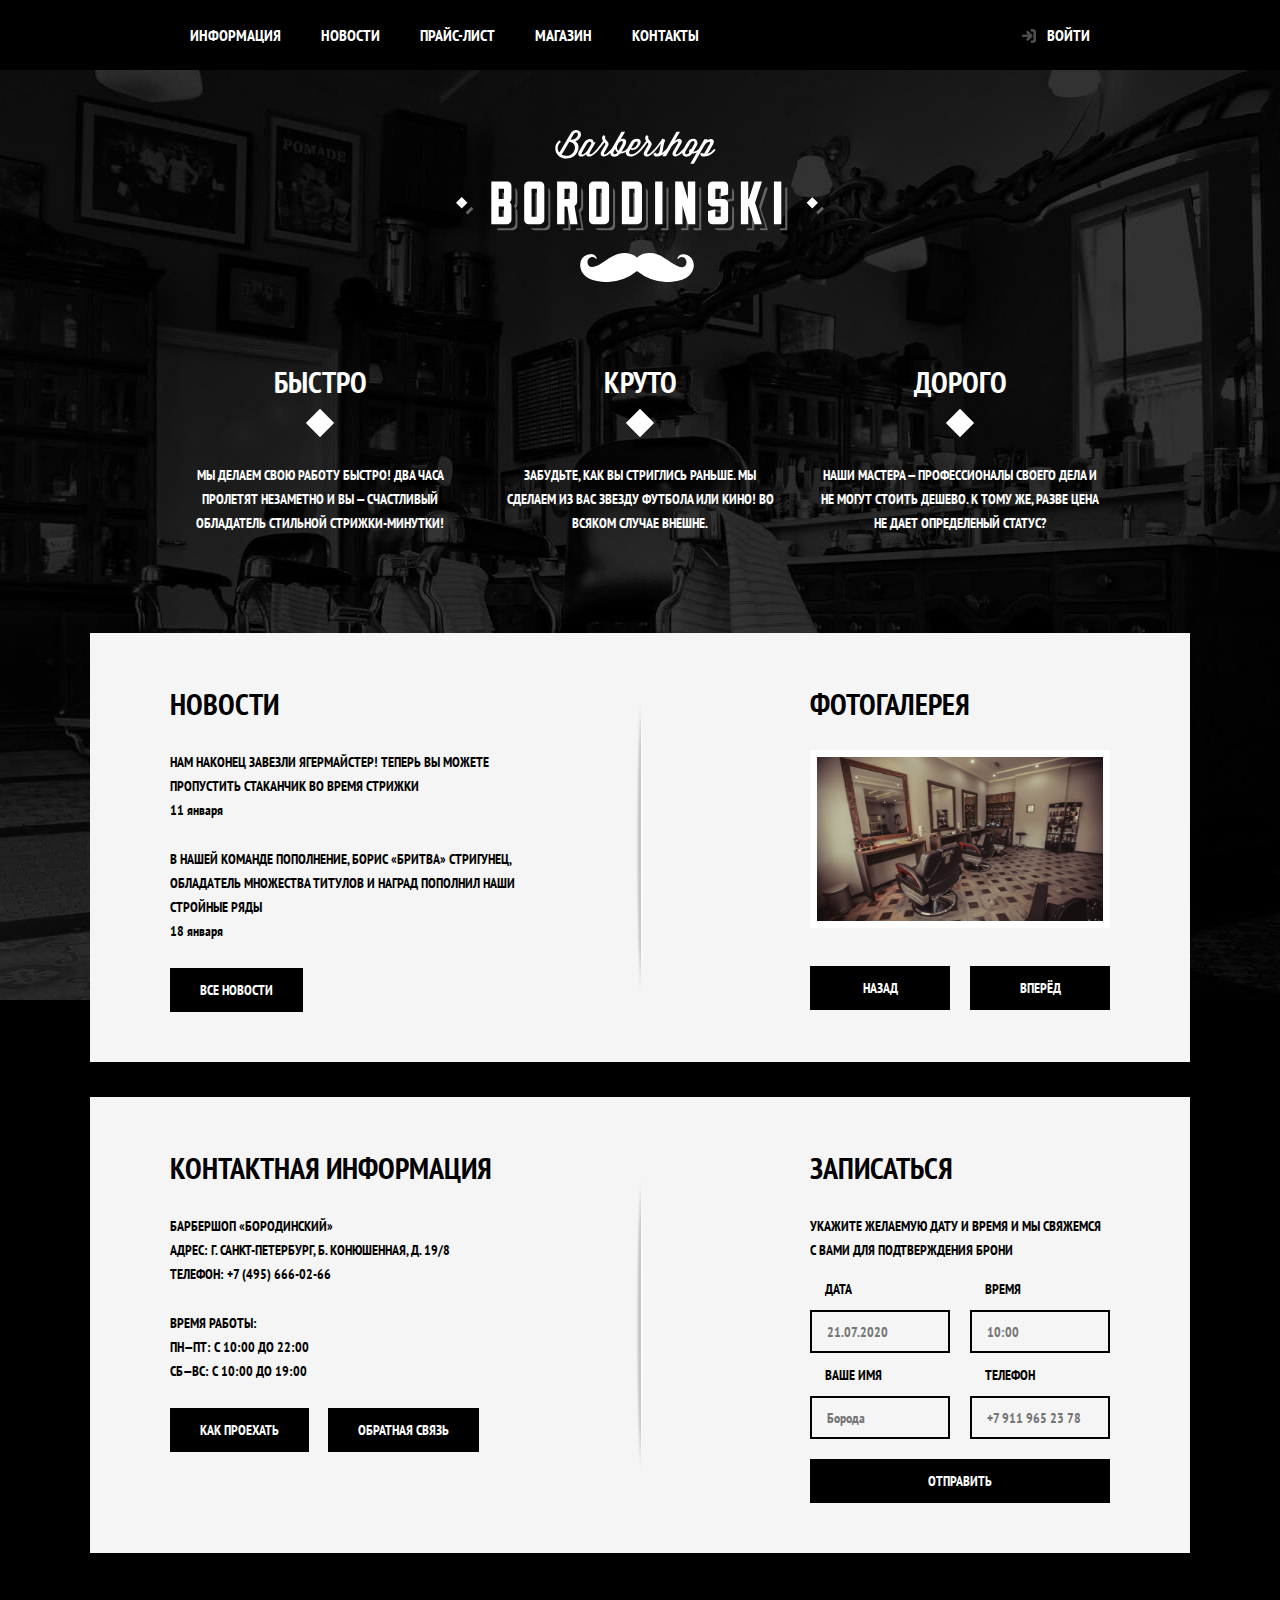
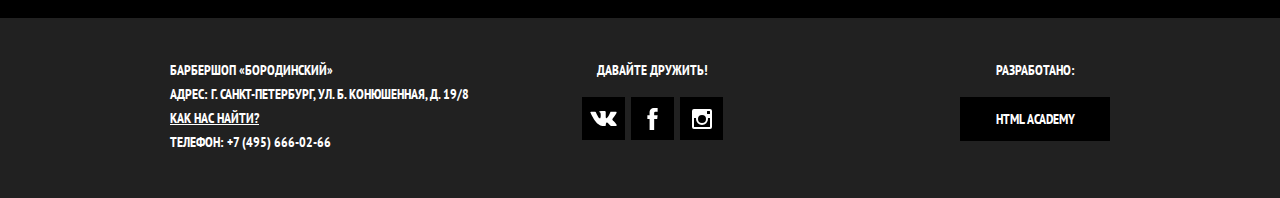
<file: index.html>
<!DOCTYPE html>
<html lang="ru">
<head>
    <meta charset="UTF-8">
    <title>Барбершоп Бородинский</title>
    <link href="https://fonts.googleapis.com/css2?family=PT+Sans+Narrow:wght@400;700&display=swap" rel="stylesheet">
    <link rel="stylesheet" href="/css/normalize.css">
    <link rel="stylesheet" href="css/style.css">
</head>
<body>
    
    <header>
        <nav class="nav">
            <a class="nav__logo">
            <img  src="svg/index-logo.svg" width="368" height="200" alt="Логотип Барбершопа Бородинский">
            </a>
            <div class="nav__wrap">
                <div class="nav__wrap_cont">
            <ul class="wrap__cont_menu">
                <li><a href="#">Информация</a></li>
                <li><a href="#">Новости</a></li>
                <li><a href="price.html">Прайс-лист</a></li>
                <li><a href="shop.html">Магазин</a></li>
                <li><a href="#">Контакты</a></li>
            </ul>
            <ul class="wrap__cont_login">
                <li>
                    <a class="cont__login_item" href="">Войти</a>
                </li>
            </ul>
            </div>
        </div>
        </nav>
    </header>

    <main class="main">
        <h1 class="
        visually-hidden">Барбершоп Бородинский</h1>
        <section class="advantages">
            <h2 class="
            visually-hidden">Преимущества</h2>
            <ul class="advantages__list">
                <li class="advantages__list_item">
                    <h3>Быстро</h3>
                    <p>МЫ ДЕЛАЕМ СВОЮ РАБОТУ БЫСТРО! ДВА ЧАСА ПРОЛЕТЯТ НЕЗАМЕТНО И 
                        ВЫ — СЧАСТЛИВЫЙ ОБЛАДАТЕЛЬ СТИЛЬНОЙ СТРИЖКИ-МИНУТКИ!</p>
                </li>
                <li class="advantages__list_item">
                    <h3>Круто</h3>
                    <p>ЗАБУДЬТЕ, КАК ВЫ СТРИГЛИСЬ РАНЬШЕ.
                        МЫ СДЕЛАЕМ ИЗ ВАС ЗВЕЗДУ ФУТБОЛА ИЛИ КИНО!
                        ВО ВСЯКОМ СЛУЧАЕ ВНЕШНЕ.</p>
                </li>
                <li class="advantages__list_item">
                    <h3>Дорого</h3>
                    <p>НАШИ МАСТЕРА — ПРОФЕССИОНАЛЫ СВОЕГО ДЕЛА И НЕ МОГУТ СТОИТЬ ДЕШЕВО. 
                        К ТОМУ ЖЕ, РАЗВЕ ЦЕНА НЕ ДАЕТ ОПРЕДЕЛЕНЫЙ СТАТУС?</p>
                </li>
            </ul>
        </section>

        <div class="main__cont">
        <section class="news">
            <h2>Новости</h2>
            <ul class="text__list">
                <li class="text__list_item">
                <p class="news__text">НАМ НАКОНЕЦ ЗАВЕЗЛИ ЯГЕРМАЙСТЕР! ТЕПЕРЬ ВЫ МОЖЕТЕ ПРОПУСТИТЬ СТАКАНЧИК ВО ВРЕМЯ СТРИЖКИ</p>
                <time class="news__date" datatime="2019-01-11">11 января</time>
                </li>
                <li class="text__list_item">
                <p class="news__text">В НАШЕЙ КОМАНДЕ ПОПОЛНЕНИЕ, БОРИС «БРИТВА» СТРИГУНЕЦ, ОБЛАДAТЕЛЬ МНОЖЕСТВА ТИТУЛОВ И НАГРАД ПОПОЛНИЛ НАШИ СТРОЙНЫЕ РЯДЫ</p>
                <time class="news__date" datatime="2019-01-18">18 января</time>
                </li>
            </ul>
            <a class="button" href="news.html">Все новости</a>
        </section>

        <section class="gallery">
            <h2>Фотогалерея</h2>
            <div class="gallery__container">
            <figure class="gallery__content">
                <a href="#">
                    <img src="/img/studio.jpg" width="286" height="164px" alt="Интерьер">
                </a>
            </figure>
            <button class="gallery__content_button button content__button_back" type="button">Назад</button>
            <button class="gallery__content_button button content__button_next" type="button">Вперёд</button>
            </div>
        </section>
        </div>

        <div class="main__cont">
        <section class="contacts">
            <h2>Контактная информация</h2>
            <p>
                БАРБЕРШОП «БОРОДИНСКИЙ»<br>  
                АДРЕС: Г. САНКТ-ПЕТЕРБУРГ, Б. КОНЮШЕННАЯ, Д. 19/8<br> 
                ТЕЛЕФОН: +7 (495) 666-02-66
            </p>
            <p>
                ВРЕМЯ РАБОТЫ:<br> 
                ПН—ПТ: С 10:00 ДО 22:00<br> 
                СБ—ВС: С 10:00 ДО 19:00
            </p>
            <a class="button contacts_map" href="">Как проехать</a>
            <a class="button" href="cotacts.html">Обратная связь</a>
        </section>

        <section class="reservation">
            <h2>Записаться</h2>
            <p class="reservation__info">УКАЖИТЕ ЖЕЛАЕМУЮ ДАТУ И ВРЕМЯ И МЫ СВЯЖЕМСЯ<br>
                С ВАМИ ДЛЯ ПОДТВЕРЖДЕНИЯ БРОНИ</p>
            <form class="reservation__form" action="" method="posr">
                <p class="reservation__form_item">
                <label for="date">Дата</label>
                <input id="date" type="text" name="date" value="" placeholder="21.07.2020">
                </p>
                <p class="reservation__form_item">
                <label for="time">Время</label>   
                <input type="text" name="time" id="time" value="" placeholder="10:00"> 
                </p>
                <p class="reservation__form_item">
                <label for="name">Ваше Имя</label>
                <input type="text" name="name" id="name" value="" placeholder="Борода">    
                </p>
                <p class="reservation__form_item">
                <label for="phone">Телефон</label>
                <input type="tel" name="phone" id="phone" value="" placeholder="+7 911 965 23 78">
                </p>
            <button class="button" type="submit">Отправить</button>
            </form>
        </section>
        </div>
    </main>

    <footer class="footer">
        <div class="footer__cont">
            <p class="footer__cont_text">БАРБЕРШОП «БОРОДИНСКИЙ»<br>
            АДРЕС: Г. САНКТ-ПЕТЕРБУРГ, УЛ. Б. КОНЮШЕННАЯ, Д. 19/8<br>
            <a class="footer__cont_map" href="">КАК НАС НАЙТИ?</a><br>
            ТЕЛЕФОН: +7 (495) 666-02-66</p>
            <div class="footer__cont_icon">
                <p>Давайте дружить!</p>
                <ul>
                    <li><a class="cont__icon" href="#" aria-label="Вконтакте">
                        <span class="visually-hidden">Вконтакте</span>
                        <svg xmlns="http://www.w3.org/2000/svg" width="27" height="15" viewBox="0 0 26.14 14.91"><path d="M26 13.47l-.09-.17a13.55 13.55 0 0 0-2.6-3q-.87-.83-1.1-1.12A1 1 0 0 1 22 8a10.27 10.27 0 0 1 1.22-1.78l.88-1.16q2.35-3.13 2-4L26 .94a.8.8 0 0 0-.4-.22 2.14 2.14 0 0 0-.87 0h-3.92a.51.51 0 0 0-.27 0h-.3a.6.6 0 0 0-.15.14.93.93 0 0 0-.14.24 22.22 22.22 0 0 1-1.46 3.06q-.5.84-.93 1.46a7 7 0 0 1-.71.91 4.94 4.94 0 0 1-.52.47q-.23.18-.35.15l-.23-.05a.9.9 0 0 1-.31-.33 1.49 1.49 0 0 1-.16-.53V1.6a3.14 3.14 0 0 0 0-.62 2.12 2.12 0 0 0-.14-.44.73.73 0 0 0-.28-.33 1.57 1.57 0 0 0-.46-.18A9 9 0 0 0 12.57 0a8.93 8.93 0 0 0-3.25.33 1.83 1.83 0 0 0-.52.41q-.25.3-.07.33a1.67 1.67 0 0 1 1.16.59l.08.16a2.6 2.6 0 0 1 .19.63 6.32 6.32 0 0 1 .12 1 10.59 10.59 0 0 1 0 1.7q-.07.71-.13 1.1a2.21 2.21 0 0 1-.18.64 2.69 2.69 0 0 1-.16.3l-.07.07a1 1 0 0 1-.37.07.86.86 0 0 1-.46-.19 3.27 3.27 0 0 1-.56-.52 7 7 0 0 1-.66-.93q-.37-.6-.76-1.42l-.22-.39q-.2-.38-.56-1.11t-.62-1.43A.9.9 0 0 0 5.2.9h-.07a.93.93 0 0 0-.22-.16A1.44 1.44 0 0 0 4.6.65L.87.68A1 1 0 0 0 .1.94L0 1a.44.44 0 0 0 0 .22 1.08 1.08 0 0 0 .08.37Q.9 3.53 1.86 5.31t1.66 2.87Q4.23 9.27 5 10.24t1 1.24l.37.41.34.33a8.06 8.06 0 0 0 1 .78 16.34 16.34 0 0 0 1.4.9 7.6 7.6 0 0 0 1.79.72 6.19 6.19 0 0 0 2 .22h1.57a1.08 1.08 0 0 0 .72-.3l.05-.07a.9.9 0 0 0 .1-.25 1.38 1.38 0 0 0 0-.37 4.48 4.48 0 0 1 .09-1.05 2.77 2.77 0 0 1 .23-.71 1.74 1.74 0 0 1 .29-.4 1.19 1.19 0 0 1 .23-.2h.11a.86.86 0 0 1 .77.21 4.52 4.52 0 0 1 .83.79q.39.47.93 1.05a6.41 6.41 0 0 0 1 .87l.27.16a3.31 3.31 0 0 0 .71.3 1.53 1.53 0 0 0 .76.07l3.48-.05a1.58 1.58 0 0 0 .8-.17.68.68 0 0 0 .34-.37 1.06 1.06 0 0 0 0-.46 1.71 1.71 0 0 0-.1-.36z" fill="#fff"/></svg>
                    </a></li>
                    <li><a class="cont__icon" href="#" aria-label="Фэйсбук">
                        <span class="visually-hidden">Фэйсбук</span>
                        <svg xmlns="http://www.w3.org/2000/svg" width="19" height="22" viewBox="0 0 10.15 21.74"><path d="M3.34 1.12A4.77 4.77 0 0 1 6.53 0h3.61v3.81H7.81a1.07 1.07 0 0 0-1.09.83v2.55h3.42c-.08 1.23-.24 2.45-.41 3.67h-3v10.87H2.21V10.86H0V7.21h2.19V3.66a3.83 3.83 0 0 1 1.15-2.54z" fill="#fff"/></svg>
                    </a></li>
                    <li><a class="cont__icon" href="#" aria-label="Инстаграм">
                        <span class="visually-hidden">Инстаграм</span>
                        <svg xmlns="http://www.w3.org/2000/svg" width="20" height="20" viewBox="0 0 20 20"><path d="M18 0H2a2 2 0 0 0-2 2v16a2 2 0 0 0 2 2h16a2 2 0 0 0 2-2V2a2 2 0 0 0-2-2zm-8 6a4 4 0 1 1-4 4 4 4 0 0 1 4-4zM2.5 18a.47.47 0 0 1-.5-.5V9h2.1a3.4 3.4 0 0 0-.1 1 6 6 0 1 0 12 0 3.4 3.4 0 0 0-.1-1H18v8.5a.47.47 0 0 1-.5.5zM18 4.5a.47.47 0 0 1-.5.5h-2a.47.47 0 0 1-.5-.5v-2a.47.47 0 0 1 .5-.5h2a.47.47 0 0 1 .5.5z" fill="#fff"/></svg>
                    </a></li>
                </ul>
            </div>
            <p class="footer__copyright"> 
                <b>Разработано:</b>
                <a class="button" href="https://htmlacademy.ru/">HTML Academy</a>
            </p>
            </div>
    </footer>

    <section class="modal modal-login">
        <h2 class="login-title">Личный кабинет</h2>
        <p class="login-description">Введите свой логин и пароль.</p>
        <form class="form__login" action="https://echo.htmlacademy.ru/" method="post">
            <p>
            <label for="user-login"></label>
            <input class="login" type="text" name="login" placeholder="user@mail.ru">
            </p>
            <p>
            <label for="user-password"></label>   
            <input class="password" type="password" name="password" placeholder="*************"> 
            </p>
            <p class="form__chekbox">
                <label class="chekbox__cont">
                <input class="visually-hidden" type="checkbox" name="remember">
                <span class="remember"></span>
                Запомните меня</label>
                <a class="checkbox__link" href="#">Я забыл пароль</a>
            </p>
            <button class="button" type="submit">Войти</button>
        </form>
        <button class="modal-close" type="button"></button>
        <span class="visually-hidden">Закрыть</span>
    </section>

    <section class="modal modal-map">
        <h2 class="visually-hidden">Как до нас добарться?</h2>
            <iframe src="https://www.google.com/maps/embed?pb=!1m18!1m12!1m3!1d1998.590034669484!2d30.31279881559026!3d59.93894466903658!2m3!1f0!2f0!3f0!3m2!1i1024!2i768!4f13.1!3m3!1m2!1s0x46963110686a7c55%3A0xa2950fb15748e884!2z0JTQstC-0YDRhtC-0LLQsNGPINC_0LvQvtGJ0LDQtNGM!5e0!3m2!1sru!2sru!4v1595446515106!5m2!1sru!2sru" width="500" height="500" frameborder="0" style="border:0;" allowfullscreen="" aria-hidden="false" tabindex="0"></iframe>
        <button class="modal-close" type="button"></button>
        <span class="visually-hidden">Закрыть</span>
    </section>

    <script src="/js/map.js"></script>
    <script src="/js/popup.js"></script>
    
</body>
</html>
</file>
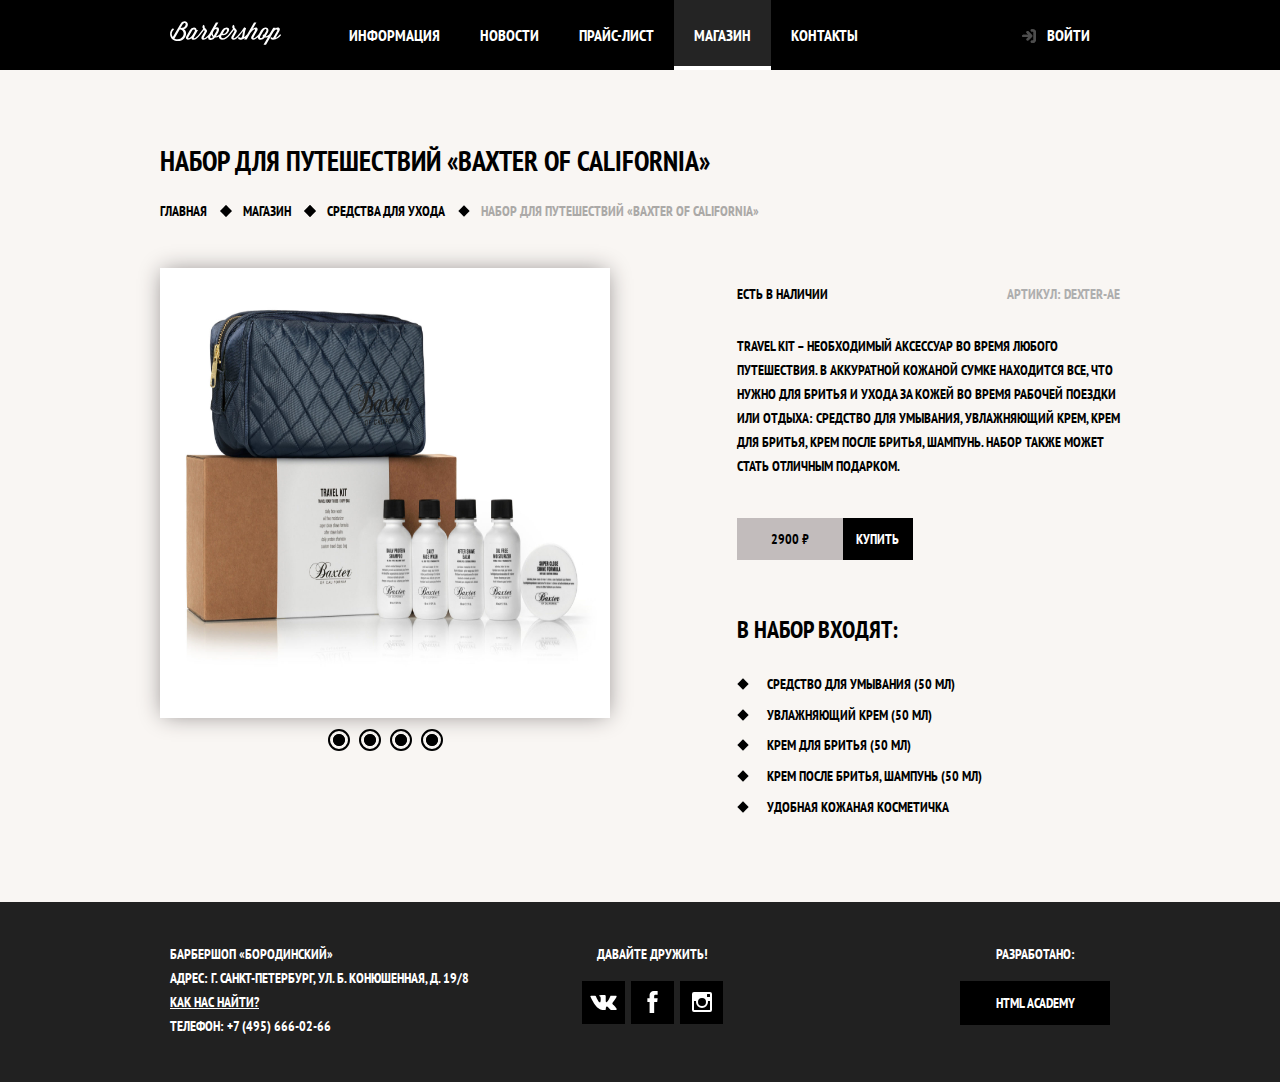
<file: item.html>
<!DOCTYPE html>
<html lang="en">
<head>
    <meta charset="UTF-8">
    <title>Карточка товара</title>
    <link href="https://fonts.googleapis.com/css2?family=PT+Sans+Narrow:wght@400;700&display=swap" rel="stylesheet">
    <link rel="stylesheet" href="/css/normalize.css">
    <link rel="stylesheet" href="css/style.css">
</head>
<body class="shop-body">

    <header class="shop-header">
        <nav class="shop-nav nav">
            <div class="nav__wrap">
                <div class="nav__wrap_cont-shop">
                   <a class="shop-logo" href="index.html">
                <img src="/svg/logo.svg" width="111" height="24" alt="Логотип Барбершопа Бородинский">
                    </a> 
            <ul class="wrap__cont_menu">
                <li><a href="#">Информация</a></li>
                <li><a href="#">Новости</a></li>
                <li><a href="price.html">Прайс-лист</a></li>
                <li><a class="active" href="shop.html">Магазин</a></li>
                <li><a href="#">Контакты</a></li>
            </ul>
            <ul class="wrap__cont_login">
                <li>
                    <a class="cont__login_item" href="">Войти</a>
                </li>
            </ul>
            </div>
        </div>
        </nav>
    </header>

    <main class="shop-main">

        <div>
            <h1>Набор для путешествий «Baxter of California»</h1>
            <ul class="main-about-list-shop item-list-shop">
                <li class="about-list_item-shop"><a class="main-link" href="index.html">Главная</a></li>
                <li class="about-list_item-shop"><a class="main-link" href="shop.html">Магазин</a></li>
                <li class="about-list_item-shop">СРЕДСТВА ДЛЯ УХОДА</li>
                <li class="active-page">Набор для путешествий «Baxter of California»</li>
            </ul>
            </div>
        
        <section class="item-main">

                <div class="slider">
                    <input type="radio" name="switch" id="btn1" checked>
                    <input type="radio" name="switch" id="btn2">
                    <input type="radio" name="switch" id="btn3">
                    <input type="radio" name="switch" id="btn4">
                    
                    <div class="switch">
                      <label class="active-dot" for="btn1"></label>
                      <label class="active-dot" for="btn2"></label>
                      <label class="active-dot" for="btn3"></label>
                      <label class="active-dot" for="btn4"></label>
                    </div>
                    
                    <div class="slider-inner">
                      <div class="slides">
                        <img src="/img/Baxter-Of-California-dlja-muzhchin.jpg">
                        <img src="/img/Baxter-Of-California-dlja-muzhchin.jpg">
                        <img src="/img/baxter 2.jpg">
                        <img src="/img/baxter 2.jpg">
                      </div>
                    </div>
                </div>
            

            <section>
            <h2 class="visualy visually-hidden">Описание товара</h2>
            <div class="title-item">
                <p>Есть в наличии</p>
                <p>Артикул: dexter-ae</p>  
            </div>
            
            <p>Travel Kit – необходимый аксессуар во время любого<br>
                путешествия. В аккуратной кожаной сумке находится все, что<br>
                нужно для бритья и ухода за кожей во время рабочей поездки<br> 
                или отдыха: средство для умывания, увлажняющий крем, крем<br> 
                для бритья, крем после бритья, шампунь. Набор также может<br> 
                стать отличным подарком.</p>
            
            <div class="item-cont__text-price item-cont__price-item">
                <div>2900 ₽</div>
                <button class="button button-shop" name="submit">Купить</button>
            </div>

            <p class="list-title-item">В набор входят:</p>
            <ul class="list-item-shop">
                <li>Средство для умывания (50 мл)</li>
                <li>Увлажняющий крем (50 мл)</li>
                <li>Крем для бритья (50 мл)</li>
                <li>Крем после бритья, шампунь (50 мл)</li>
                <li>Удобная кожаная косметичка</li>
            </ul>
            </section>

        </section>
        
    </main>

    <footer class="footer">
        <div class="footer__cont">
            <p class="footer__cont_text">БАРБЕРШОП «БОРОДИНСКИЙ»<br>
            АДРЕС: Г. САНКТ-ПЕТЕРБУРГ, УЛ. Б. КОНЮШЕННАЯ, Д. 19/8<br>
            <a class="footer__cont_map" href="">КАК НАС НАЙТИ?</a><br>
            ТЕЛЕФОН: +7 (495) 666-02-66</p>
            <div class="footer__cont_icon">
                <p>Давайте дружить!</p>
                <ul>
                    <li><a class="cont__icon" href="#" aria-label="Вконтакте">
                        <span class="visually-hidden">Вконтакте</span>
                        <svg xmlns="http://www.w3.org/2000/svg" width="27" height="15" viewBox="0 0 26.14 14.91"><path d="M26 13.47l-.09-.17a13.55 13.55 0 0 0-2.6-3q-.87-.83-1.1-1.12A1 1 0 0 1 22 8a10.27 10.27 0 0 1 1.22-1.78l.88-1.16q2.35-3.13 2-4L26 .94a.8.8 0 0 0-.4-.22 2.14 2.14 0 0 0-.87 0h-3.92a.51.51 0 0 0-.27 0h-.3a.6.6 0 0 0-.15.14.93.93 0 0 0-.14.24 22.22 22.22 0 0 1-1.46 3.06q-.5.84-.93 1.46a7 7 0 0 1-.71.91 4.94 4.94 0 0 1-.52.47q-.23.18-.35.15l-.23-.05a.9.9 0 0 1-.31-.33 1.49 1.49 0 0 1-.16-.53V1.6a3.14 3.14 0 0 0 0-.62 2.12 2.12 0 0 0-.14-.44.73.73 0 0 0-.28-.33 1.57 1.57 0 0 0-.46-.18A9 9 0 0 0 12.57 0a8.93 8.93 0 0 0-3.25.33 1.83 1.83 0 0 0-.52.41q-.25.3-.07.33a1.67 1.67 0 0 1 1.16.59l.08.16a2.6 2.6 0 0 1 .19.63 6.32 6.32 0 0 1 .12 1 10.59 10.59 0 0 1 0 1.7q-.07.71-.13 1.1a2.21 2.21 0 0 1-.18.64 2.69 2.69 0 0 1-.16.3l-.07.07a1 1 0 0 1-.37.07.86.86 0 0 1-.46-.19 3.27 3.27 0 0 1-.56-.52 7 7 0 0 1-.66-.93q-.37-.6-.76-1.42l-.22-.39q-.2-.38-.56-1.11t-.62-1.43A.9.9 0 0 0 5.2.9h-.07a.93.93 0 0 0-.22-.16A1.44 1.44 0 0 0 4.6.65L.87.68A1 1 0 0 0 .1.94L0 1a.44.44 0 0 0 0 .22 1.08 1.08 0 0 0 .08.37Q.9 3.53 1.86 5.31t1.66 2.87Q4.23 9.27 5 10.24t1 1.24l.37.41.34.33a8.06 8.06 0 0 0 1 .78 16.34 16.34 0 0 0 1.4.9 7.6 7.6 0 0 0 1.79.72 6.19 6.19 0 0 0 2 .22h1.57a1.08 1.08 0 0 0 .72-.3l.05-.07a.9.9 0 0 0 .1-.25 1.38 1.38 0 0 0 0-.37 4.48 4.48 0 0 1 .09-1.05 2.77 2.77 0 0 1 .23-.71 1.74 1.74 0 0 1 .29-.4 1.19 1.19 0 0 1 .23-.2h.11a.86.86 0 0 1 .77.21 4.52 4.52 0 0 1 .83.79q.39.47.93 1.05a6.41 6.41 0 0 0 1 .87l.27.16a3.31 3.31 0 0 0 .71.3 1.53 1.53 0 0 0 .76.07l3.48-.05a1.58 1.58 0 0 0 .8-.17.68.68 0 0 0 .34-.37 1.06 1.06 0 0 0 0-.46 1.71 1.71 0 0 0-.1-.36z" fill="#fff"/></svg>
                    </a></li>
                    <li><a class="cont__icon" href="#" aria-label="Фэйсбук">
                        <span class="visually-hidden">Фэйсбук</span>
                        <svg xmlns="http://www.w3.org/2000/svg" width="19" height="22" viewBox="0 0 10.15 21.74"><path d="M3.34 1.12A4.77 4.77 0 0 1 6.53 0h3.61v3.81H7.81a1.07 1.07 0 0 0-1.09.83v2.55h3.42c-.08 1.23-.24 2.45-.41 3.67h-3v10.87H2.21V10.86H0V7.21h2.19V3.66a3.83 3.83 0 0 1 1.15-2.54z" fill="#fff"/></svg>
                    </a></li>
                    <li><a class="cont__icon" href="#" aria-label="Инстаграм">
                        <span class="visually-hidden">Инстаграм</span>
                        <svg xmlns="http://www.w3.org/2000/svg" width="20" height="20" viewBox="0 0 20 20"><path d="M18 0H2a2 2 0 0 0-2 2v16a2 2 0 0 0 2 2h16a2 2 0 0 0 2-2V2a2 2 0 0 0-2-2zm-8 6a4 4 0 1 1-4 4 4 4 0 0 1 4-4zM2.5 18a.47.47 0 0 1-.5-.5V9h2.1a3.4 3.4 0 0 0-.1 1 6 6 0 1 0 12 0 3.4 3.4 0 0 0-.1-1H18v8.5a.47.47 0 0 1-.5.5zM18 4.5a.47.47 0 0 1-.5.5h-2a.47.47 0 0 1-.5-.5v-2a.47.47 0 0 1 .5-.5h2a.47.47 0 0 1 .5.5z" fill="#fff"/></svg>
                    </a></li>
                </ul>
            </div>
            <p class="footer__copyright"> 
                <b>Разработано:</b>
                <a class="button" href="https://htmlacademy.ru/">HTML Academy</a>
            </p>
            </div>
    </footer>

    <section class="modal modal-login">
        <h2 class="login-title">Личный кабинет</h2>
        <p class="login-description">Введите свой логин и пароль.</p>
        <form class="form__login" action="https://echo.htmlacademy.ru/" method="post">
            <p>
            <label for="user-login"></label>
            <input class="login" type="text" name="login" placeholder="user@mail.ru">
            </p>
            <p>
            <label for="user-password"></label>   
            <input class="password" type="password" name="password" placeholder="*************"> 
            </p>
            <p class="form__chekbox">
                <label class="chekbox__cont">
                <input class="visually-hidden" type="checkbox" name="remember">
                <span class="remember"></span>
                Запомните меня</label>
                <a class="checkbox__link" href="#">Я забыл пароль</a>
            </p>
            <button class="button" type="submit">Войти</button>
        </form>
        <button class="modal-close" type="button"></button>
        <span class="visually-hidden">Закрыть</span>
    </section>

    <section class="modal modal-map">
        <h2 class="visually-hidden">Как до нас добарться?</h2>
            <iframe src="https://www.google.com/maps/embed?pb=!1m18!1m12!1m3!1d1998.590034669484!2d30.31279881559026!3d59.93894466903658!2m3!1f0!2f0!3f0!3m2!1i1024!2i768!4f13.1!3m3!1m2!1s0x46963110686a7c55%3A0xa2950fb15748e884!2z0JTQstC-0YDRhtC-0LLQsNGPINC_0LvQvtGJ0LDQtNGM!5e0!3m2!1sru!2sru!4v1595446515106!5m2!1sru!2sru" width="500" height="500" frameborder="0" style="border:0;" allowfullscreen="" aria-hidden="false" tabindex="0"></iframe>
        <button class="modal-close" type="button"></button>
        <span class="visually-hidden">Закрыть</span>
    </section>

    <script src="/js/map.js"></script>
    <script src="/js/popup.js"></script>
    
</body>
</html>
</file>
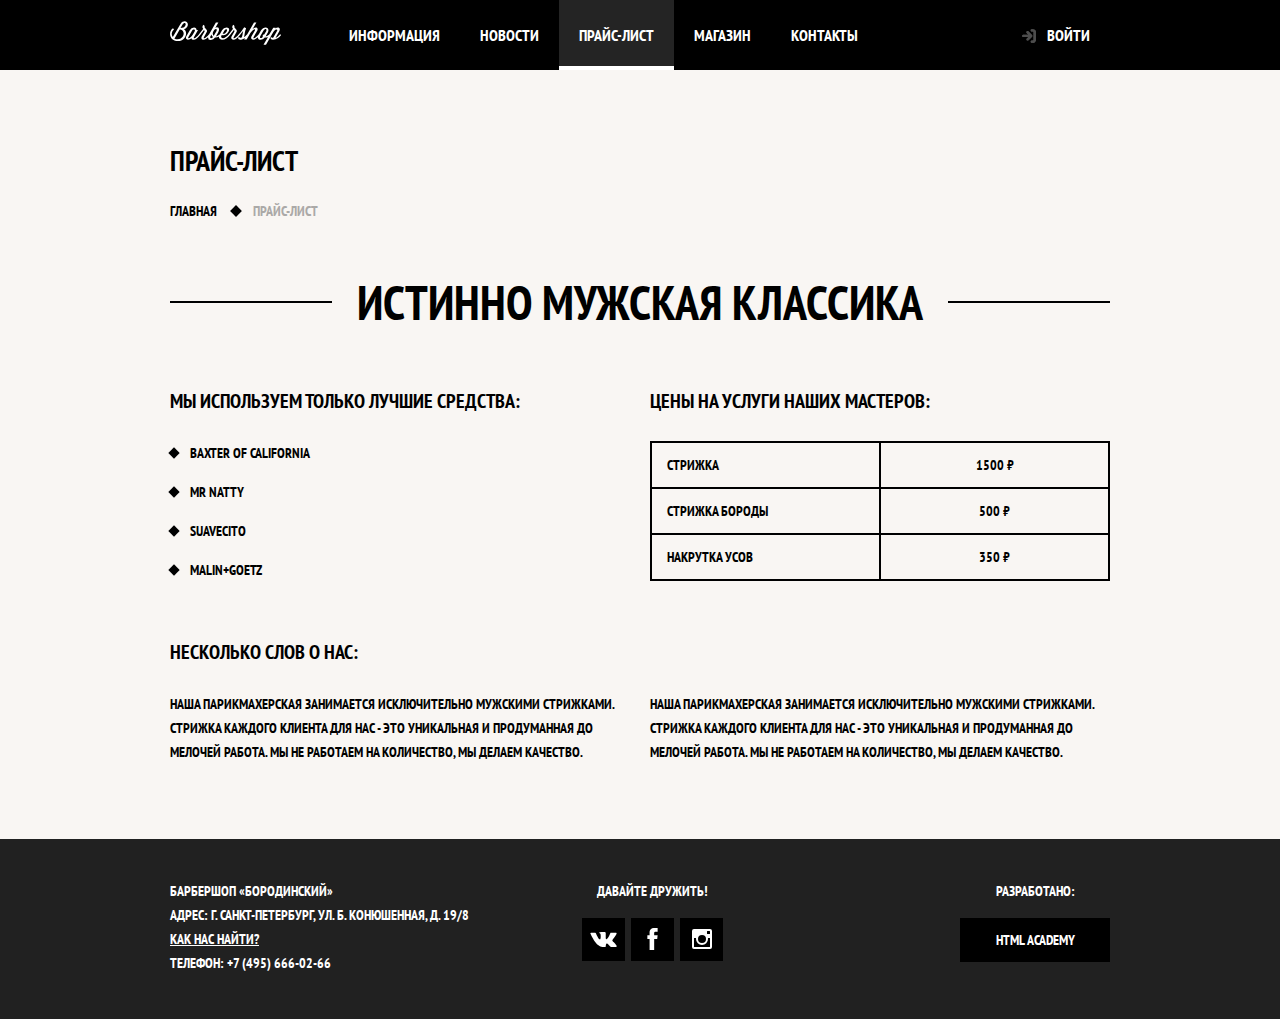
<file: price.html>
<!DOCTYPE html>
<html lang="en">
<head>
    <meta charset="UTF-8">
    <title>Прайс-лист</title>
    <link href="https://fonts.googleapis.com/css2?family=PT+Sans+Narrow:wght@400;700&display=swap" rel="stylesheet">
    <link rel="stylesheet" href="/css/normalize.css">
    <link rel="stylesheet" href="css/style.css">
</head>
<body class="price-body">

    <header class="price-header">
        <nav class="price-nav nav">
            <div class="nav__wrap">
                <div class="nav__wrap_cont-price">
                   <a class="price-logo" href="index.html">
                <img src="/svg/logo.svg" width="111" height="24" alt="Логотип Барбершопа Бородинский">
                    </a> 
            <ul class="wrap__cont_menu">
                <li><a href="#">Информация</a></li>
                <li><a href="#">Новости</a></li>
                <li><a class="active" href="price.html">Прайс-лист</a></li>
                <li><a href="shop.html">Магазин</a></li>
                <li><a href="#">Контакты</a></li>
            </ul>
            <ul class="wrap__cont_login">
                <li>
                    <a class="cont__login_item" href="">Войти</a>
                </li>
            </ul>
            </div>
        </div>
        </nav>
    </header>

    <main class="price-main">
        <div>
        <h1>Прайс-лист</h1>
        <ul class="main-about-list">
            <li class="about-list_item"><a class="main-link" href="index.html">Главная</a></li>
            <li class="active-page">Прайс-лист</li>
        </ul>
        </div>
        
    <section class="price-content">
        <h2>ИСТИННО МУЖСКАЯ КЛАССИКА</h2>

        <div class="price-columns">
            <div class="price-columns-left">
            <h3>МЫ ИСПОЛЬЗУЕМ ТОЛЬКО ЛУЧШИЕ СРЕДСТВА:</h3>
            <ul>
                <li>Baxter of California</li>
                <li>Mr Natty</li>
                <li>Suavecito</li>
                <li>Malin+Goetz</li>
            </ul>
            </div>
            <div class="price-columns-right">
            <h3>ЦЕНЫ НА УСЛУГИ НАШИХ МАСТЕРОВ:</h3>
            <table>
                <tr>
                    <td>СТРИЖКА</td>
                    <td>1500 ₽</td>
                </tr> <!--ряд с ячейками тела таблицы-->
                <tr>
                    <td>СТРИЖКА БОРОДЫ</td>
                    <td>500 ₽</td>
                </tr> <!--ряд с ячейками тела таблицы-->
                <tr>
                    <td>НАКРУТКА УСОВ</td>
                    <td>350 ₽</td>
                </tr> <!--ряд с ячейками тела таблицы-->
            </table>
            </div>
        </div>
        <div class="price-columns">
            <h3>НЕСКОЛЬКО СЛОВ О НАС:</h3>
            <div class="price-columns-left">
            
            <p>Наша парикмахерская занимается исключительно мужскими
            стрижками. Стрижка каждого клиента для нас - это уникальная и 
            продуманная до мелочей работа. Мы не работаем на количество,
            мы делаем качество.</p>
            </div>
            <div class="price-columns-right">
            <p>Наша парикмахерская занимается исключительно мужскими
            стрижками. Стрижка каждого клиента для нас - это уникальная и
            продуманная до мелочей работа. Мы не работаем на количество,
            мы делаем качество.</p>
        </div>
        </div>
    </section>    
    </main>

    <footer class="footer">
        <div class="footer__cont">
            <p class="footer__cont_text">БАРБЕРШОП «БОРОДИНСКИЙ»<br>
            АДРЕС: Г. САНКТ-ПЕТЕРБУРГ, УЛ. Б. КОНЮШЕННАЯ, Д. 19/8<br>
            <a class="footer__cont_map" href="">КАК НАС НАЙТИ?</a><br>
            ТЕЛЕФОН: +7 (495) 666-02-66</p>
            <div class="footer__cont_icon">
                <p>Давайте дружить!</p>
                <ul>
                    <li><a class="cont__icon" href="#" aria-label="Вконтакте">
                        <span class="visually-hidden">Вконтакте</span>
                        <svg xmlns="http://www.w3.org/2000/svg" width="27" height="15" viewBox="0 0 26.14 14.91"><path d="M26 13.47l-.09-.17a13.55 13.55 0 0 0-2.6-3q-.87-.83-1.1-1.12A1 1 0 0 1 22 8a10.27 10.27 0 0 1 1.22-1.78l.88-1.16q2.35-3.13 2-4L26 .94a.8.8 0 0 0-.4-.22 2.14 2.14 0 0 0-.87 0h-3.92a.51.51 0 0 0-.27 0h-.3a.6.6 0 0 0-.15.14.93.93 0 0 0-.14.24 22.22 22.22 0 0 1-1.46 3.06q-.5.84-.93 1.46a7 7 0 0 1-.71.91 4.94 4.94 0 0 1-.52.47q-.23.18-.35.15l-.23-.05a.9.9 0 0 1-.31-.33 1.49 1.49 0 0 1-.16-.53V1.6a3.14 3.14 0 0 0 0-.62 2.12 2.12 0 0 0-.14-.44.73.73 0 0 0-.28-.33 1.57 1.57 0 0 0-.46-.18A9 9 0 0 0 12.57 0a8.93 8.93 0 0 0-3.25.33 1.83 1.83 0 0 0-.52.41q-.25.3-.07.33a1.67 1.67 0 0 1 1.16.59l.08.16a2.6 2.6 0 0 1 .19.63 6.32 6.32 0 0 1 .12 1 10.59 10.59 0 0 1 0 1.7q-.07.71-.13 1.1a2.21 2.21 0 0 1-.18.64 2.69 2.69 0 0 1-.16.3l-.07.07a1 1 0 0 1-.37.07.86.86 0 0 1-.46-.19 3.27 3.27 0 0 1-.56-.52 7 7 0 0 1-.66-.93q-.37-.6-.76-1.42l-.22-.39q-.2-.38-.56-1.11t-.62-1.43A.9.9 0 0 0 5.2.9h-.07a.93.93 0 0 0-.22-.16A1.44 1.44 0 0 0 4.6.65L.87.68A1 1 0 0 0 .1.94L0 1a.44.44 0 0 0 0 .22 1.08 1.08 0 0 0 .08.37Q.9 3.53 1.86 5.31t1.66 2.87Q4.23 9.27 5 10.24t1 1.24l.37.41.34.33a8.06 8.06 0 0 0 1 .78 16.34 16.34 0 0 0 1.4.9 7.6 7.6 0 0 0 1.79.72 6.19 6.19 0 0 0 2 .22h1.57a1.08 1.08 0 0 0 .72-.3l.05-.07a.9.9 0 0 0 .1-.25 1.38 1.38 0 0 0 0-.37 4.48 4.48 0 0 1 .09-1.05 2.77 2.77 0 0 1 .23-.71 1.74 1.74 0 0 1 .29-.4 1.19 1.19 0 0 1 .23-.2h.11a.86.86 0 0 1 .77.21 4.52 4.52 0 0 1 .83.79q.39.47.93 1.05a6.41 6.41 0 0 0 1 .87l.27.16a3.31 3.31 0 0 0 .71.3 1.53 1.53 0 0 0 .76.07l3.48-.05a1.58 1.58 0 0 0 .8-.17.68.68 0 0 0 .34-.37 1.06 1.06 0 0 0 0-.46 1.71 1.71 0 0 0-.1-.36z" fill="#fff"/></svg>
                    </a></li>
                    <li><a class="cont__icon" href="#" aria-label="Фэйсбук">
                        <span class="visually-hidden">Фэйсбук</span>
                        <svg xmlns="http://www.w3.org/2000/svg" width="19" height="22" viewBox="0 0 10.15 21.74"><path d="M3.34 1.12A4.77 4.77 0 0 1 6.53 0h3.61v3.81H7.81a1.07 1.07 0 0 0-1.09.83v2.55h3.42c-.08 1.23-.24 2.45-.41 3.67h-3v10.87H2.21V10.86H0V7.21h2.19V3.66a3.83 3.83 0 0 1 1.15-2.54z" fill="#fff"/></svg>
                    </a></li>
                    <li><a class="cont__icon" href="#" aria-label="Инстаграм">
                        <span class="visually-hidden">Инстаграм</span>
                        <svg xmlns="http://www.w3.org/2000/svg" width="20" height="20" viewBox="0 0 20 20"><path d="M18 0H2a2 2 0 0 0-2 2v16a2 2 0 0 0 2 2h16a2 2 0 0 0 2-2V2a2 2 0 0 0-2-2zm-8 6a4 4 0 1 1-4 4 4 4 0 0 1 4-4zM2.5 18a.47.47 0 0 1-.5-.5V9h2.1a3.4 3.4 0 0 0-.1 1 6 6 0 1 0 12 0 3.4 3.4 0 0 0-.1-1H18v8.5a.47.47 0 0 1-.5.5zM18 4.5a.47.47 0 0 1-.5.5h-2a.47.47 0 0 1-.5-.5v-2a.47.47 0 0 1 .5-.5h2a.47.47 0 0 1 .5.5z" fill="#fff"/></svg>
                    </a></li>
                </ul>
            </div>
            <p class="footer__copyright"> 
                <b>Разработано:</b>
                <a class="button" href="https://htmlacademy.ru/">HTML Academy</a>
            </p>
            </div>
    </footer>

    <section class="modal modal-login">
        <h2 class="login-title">Личный кабинет</h2>
        <p class="login-description">Введите свой логин и пароль.</p>
        <form class="form__login" action="https://echo.htmlacademy.ru/" method="post">
            <p>
            <label for="user-login"></label>
            <input class="login" type="text" name="login" placeholder="user@mail.ru">
            </p>
            <p>
            <label for="user-password"></label>   
            <input class="password" type="password" name="password" placeholder="*************"> 
            </p>
            <p class="form__chekbox">
                <label class="chekbox__cont">
                <input class="visually-hidden" type="checkbox" name="remember">
                <span class="remember"></span>
                Запомните меня</label>
                <a class="checkbox__link" href="#">Я забыл пароль</a>
            </p>
            <button class="button" type="submit">Войти</button>
        </form>
        <button class="modal-close" type="button"></button>
        <span class="visually-hidden">Закрыть</span>
    </section>

    <section class="modal modal-map">
        <h2 class="visually-hidden">Как до нас добарться?</h2>
            <iframe src="https://www.google.com/maps/embed?pb=!1m18!1m12!1m3!1d1998.590034669484!2d30.31279881559026!3d59.93894466903658!2m3!1f0!2f0!3f0!3m2!1i1024!2i768!4f13.1!3m3!1m2!1s0x46963110686a7c55%3A0xa2950fb15748e884!2z0JTQstC-0YDRhtC-0LLQsNGPINC_0LvQvtGJ0LDQtNGM!5e0!3m2!1sru!2sru!4v1595446515106!5m2!1sru!2sru" width="500" height="500" frameborder="0" style="border:0;" allowfullscreen="" aria-hidden="false" tabindex="0"></iframe>
        <button class="modal-close" type="button"></button>
        <span class="visually-hidden">Закрыть</span>
    </section>
    
    <script src="/js/map.js"></script>
    <script src="/js/popup.js"></script>

</body>
</html>
</file>
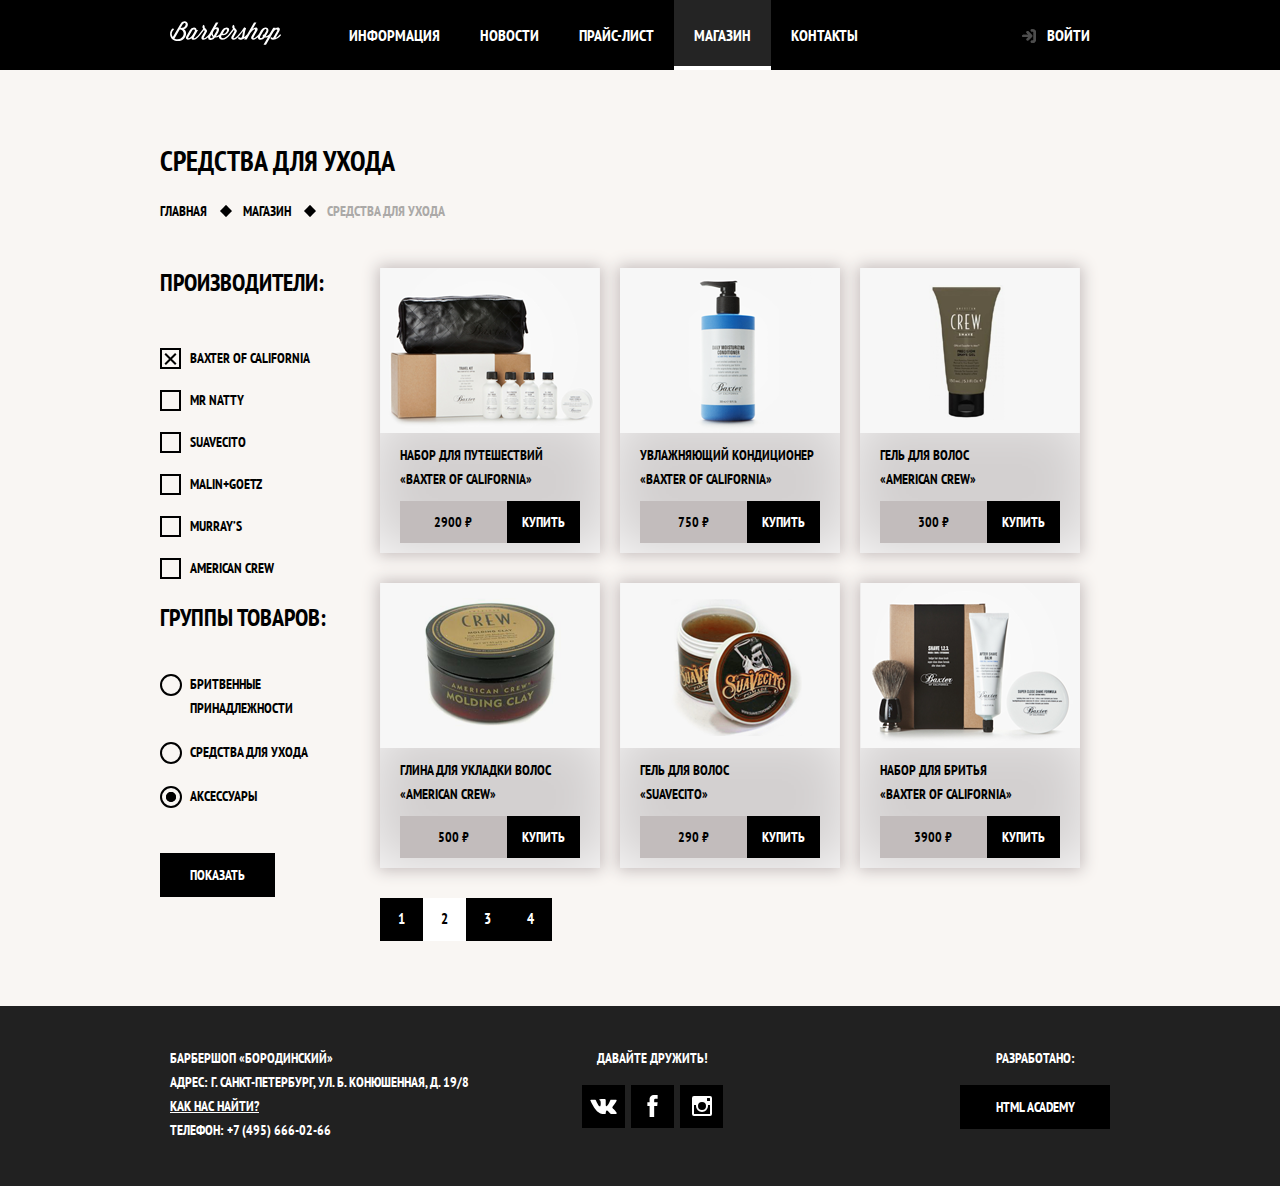
<file: shop.html>
<!DOCTYPE html>
<html lang="en">
<head>
    <meta charset="UTF-8">
    <title>Магазин</title>
    <link href="https://fonts.googleapis.com/css2?family=PT+Sans+Narrow:wght@400;700&display=swap" rel="stylesheet">
    <link rel="stylesheet" href="/css/normalize.css">
    <link rel="stylesheet" href="css/style.css">
</head>
<body class="shop-body">

    <header class="shop-header">
        <nav class="shop-nav nav">
            <div class="nav__wrap">
                <div class="nav__wrap_cont-shop">
                   <a class="shop-logo" href="index.html">
                <img src="/svg/logo.svg" width="111" height="24" alt="Логотип Барбершопа Бородинский">
                    </a> 
            <ul class="wrap__cont_menu">
                <li><a href="#">Информация</a></li>
                <li><a href="#">Новости</a></li>
                <li><a href="price.html">Прайс-лист</a></li>
                <li><a class="active" href="shop.html">Магазин</a></li>
                <li><a href="#">Контакты</a></li>
            </ul>
            <ul class="wrap__cont_login">
                <li>
                    <a class="cont__login_item" href="">Войти</a>
                </li>
            </ul>
            </div>
        </div>
        </nav>
    </header>

    <main class="shop-main">

        <div>
            <h1>СРЕДСТВА ДЛЯ УХОДА</h1>
            <ul class="main-about-list-shop">
                <li class="about-list_item-shop"><a class="main-link" href="index.html">Главная</a></li>
                <li class="about-list_item-shop">Магазин</li>
                <li class="active-page">СРЕДСТВА ДЛЯ УХОДА</li>
            </ul>
            </div>
        
        <section class="shop-main__content">

            <section class="shop-main__content_left-column">
                <form action="/login" method="post">
                <fieldset>
                <legend>ПРОИЗВОДИТЕЛИ:</legend>
                <ul class="shop-main__content_checkbox">
                    <li>
                        <label class="checkbox-item"  for="Baxter of California">
                        <input class="visually-hidden"  type="checkbox" name="Baxter of California" id="Baxter of California" checked>    
                        <span class="cross"></span>    
                        Baxter of California</label>
                    </li>
                    <li>
                        <label class="checkbox-item" for="Mr Natty">
                        <input class="visually-hidden" type="checkbox" name="Mr Natty" id="Mr Natty">    
                        <span class="cross"></span>    
                        Mr Natty</label>
                    </li>
                    <li>
                        <label class="checkbox-item" for="Suavecito">
                        <input class="visually-hidden" type="checkbox" name="Suavecito" id="Suavecito">
                        <span class="cross"></span>
                        Suavecito</label>    
                    </li>
                    <li>
                        <label class="checkbox-item" for="Malin+Goetz">
                        <input class="visually-hidden" type="checkbox" name="Malin+Goetz" id="Malin+Goetz">
                        <span class="cross"></span>        
                        Malin+Goetz</label>
                    </li>
                    <li>
                        <label class="checkbox-item" for="Murray’s">
                        <input class="visually-hidden" type="checkbox" name="Murray’s" id="Murray’s">
                        <span class="cross"></span>
                        Murray’s</label>    
                    </li>
                    <li>
                        <label class="checkbox-item" for="American Crew">
                        <input class="visually-hidden" type="checkbox" name="American Crew" id="American Crew">
                        <span class="cross"></span>    
                        American Crew</label>    
                    </li>
                </ul>
            </fieldset>
            <fieldset>
                <legend>ГРУППЫ ТОВАРОВ:</legend>
                <ul class="shop-main__content_radio">
                    <li>
                        <label class="radio-item" for="Shaving accessories">
                        <input class="visually-hidden" type="radio" name="groups" value="Shaving" id="Shaving accessories" checked>
                        <span class="dot"></span>
                        Бритвенные принадлежности</label>
                    </li>
                    <li>
                        <label class="radio-item" for="Care products">
                        <input class="visually-hidden" type="radio" name="groups" value="Care" id="Care products" checked>    
                        <span class="dot"></span>   
                        Средства для ухода</label>
                    </li>
                    <li>
                        <label class="radio-item" for="Accessories">
                        <input class="visually-hidden" type="radio" name="groups" value="Accessories" id="Accessories" checked>    
                        <span class="dot"></span>    
                        Аксессуары</label>
                    </li>
                </ul>
            </fieldset>
            <button class="button" name="submit">Показать</button>
            </form>
        </section>

        <section class="shop-main__content_right-column">
            <div class="item-cont">
                <div class="item-cont__img">
                    <a href="item.html"><img src="/img/goods/Layer 38.png" width="220" height="165px" alt="baxter 1"></a>
                </div>
                <div class="item-cont__text">
                    <a href="item.html"><p>Набор для путешествий<br> «Baxter of California»</p></a>
                    <div class="item-cont__text-price">
                        <div>2900 ₽</div>
                        <button class="button button-shop" name="submit">Купить</button>
                    </div>
                </div>
            </div>
            <div class="item-cont">
                <div class="item-cont__img">
                    <a href="#"><img src="/img/goods/Layer 30.png" width="220" height="165px" alt="baxter 4"></a>
                </div>
                <div class="item-cont__text">
                    <a href="#"><p>Увлажняющий кондиционер<br> «Baxter of California»</p></a>
                    <div class="item-cont__text-price">
                        <div>750 ₽</div> 
                        <button class="button button-shop" name="submit">Купить</button>
                    </div>
                </div>
            </div>   
            <div class="item-cont">
                <div class="item-cont__img">
                    <a href="#"><img src="/img/goods/Object.png" width="220" height="165px" alt="gel"></a>
                </div>
                <div class="item-cont__text">
                    <a href="#"><p>Гель для волос<br> «AMERICAN CREW»</p></a>
                    <div class="item-cont__text-price">
                        <div>300 ₽</div>
                        <button class="button button-shop" name="submit">Купить</button>
                    </div>
                </div>
            </div>
            <div class="item-cont">
                <div class="item-cont__img">
                    <a href="#"><img src="/img/goods/Object (1).png" width="220" height="165px" alt="crew"></a>
                </div>
                <div class="item-cont__text">
                    <a href="#"><p>Глина для укладки волос<br> «American crew»</p></a>
                    <div class="item-cont__text-price">
                        <div>500 ₽</div>
                        <button class="button button-shop" name="submit">Купить</button>
                    </div>
                </div> 
            </div>
            <div class="item-cont">
                <div class="item-cont__img">
                    <a href="#"><img src="/img/goods/Layer 39.png" width="220" height="165px" alt="pomade"></a>
                </div>
                <div class="item-cont__text">
                    <a href="#"><p>Гель для волос<br> «SUAVECITO»</p></a>
                    <div class="item-cont__text-price">
                        <div>290 ₽</div>
                        <button class="button button-shop" name="submit">Купить</button>
                    </div>
                </div>
            </div>
            <div class="item-cont">
                <div class="item-cont__img">
                    <a href="#"><img src="/img/goods/Layer 42.png" width="220" height="165px" alt="shave"></a>
                </div>
                <div class="item-cont__text">
                    <a href="#"><p>Набор для бритья<br> «Baxter of California»</p></a>
                    <div class="item-cont__text-price">
                        <div>3900 ₽</div>
                        <button class="button button-shop" name="submit">Купить</button>
                    </div>
                </div>
            </div>
            <div class="page-number">
                <div class="page-number-cont"><a href="#">1</a></div>
                <div class="active-number page-number-cont"><a class="active-number" href="#">2</a></div>
                <div class="page-number-cont"><a href="#">3</a></div>
                <div class="page-number-cont"><a href="#">4</a> </div>
            </div>    
        </section>

        </section>    

    </main>

    <footer class="footer">
        <div class="footer__cont">
            <p class="footer__cont_text">БАРБЕРШОП «БОРОДИНСКИЙ»<br>
            АДРЕС: Г. САНКТ-ПЕТЕРБУРГ, УЛ. Б. КОНЮШЕННАЯ, Д. 19/8<br>
            <a class="footer__cont_map" href="">КАК НАС НАЙТИ?</a><br>
            ТЕЛЕФОН: +7 (495) 666-02-66</p>
            <div class="footer__cont_icon">
                <p>Давайте дружить!</p>
                <ul>
                    <li><a class="cont__icon" href="#" aria-label="Вконтакте">
                        <span class="visually-hidden">Вконтакте</span>
                        <svg xmlns="http://www.w3.org/2000/svg" width="27" height="15" viewBox="0 0 26.14 14.91"><path d="M26 13.47l-.09-.17a13.55 13.55 0 0 0-2.6-3q-.87-.83-1.1-1.12A1 1 0 0 1 22 8a10.27 10.27 0 0 1 1.22-1.78l.88-1.16q2.35-3.13 2-4L26 .94a.8.8 0 0 0-.4-.22 2.14 2.14 0 0 0-.87 0h-3.92a.51.51 0 0 0-.27 0h-.3a.6.6 0 0 0-.15.14.93.93 0 0 0-.14.24 22.22 22.22 0 0 1-1.46 3.06q-.5.84-.93 1.46a7 7 0 0 1-.71.91 4.94 4.94 0 0 1-.52.47q-.23.18-.35.15l-.23-.05a.9.9 0 0 1-.31-.33 1.49 1.49 0 0 1-.16-.53V1.6a3.14 3.14 0 0 0 0-.62 2.12 2.12 0 0 0-.14-.44.73.73 0 0 0-.28-.33 1.57 1.57 0 0 0-.46-.18A9 9 0 0 0 12.57 0a8.93 8.93 0 0 0-3.25.33 1.83 1.83 0 0 0-.52.41q-.25.3-.07.33a1.67 1.67 0 0 1 1.16.59l.08.16a2.6 2.6 0 0 1 .19.63 6.32 6.32 0 0 1 .12 1 10.59 10.59 0 0 1 0 1.7q-.07.71-.13 1.1a2.21 2.21 0 0 1-.18.64 2.69 2.69 0 0 1-.16.3l-.07.07a1 1 0 0 1-.37.07.86.86 0 0 1-.46-.19 3.27 3.27 0 0 1-.56-.52 7 7 0 0 1-.66-.93q-.37-.6-.76-1.42l-.22-.39q-.2-.38-.56-1.11t-.62-1.43A.9.9 0 0 0 5.2.9h-.07a.93.93 0 0 0-.22-.16A1.44 1.44 0 0 0 4.6.65L.87.68A1 1 0 0 0 .1.94L0 1a.44.44 0 0 0 0 .22 1.08 1.08 0 0 0 .08.37Q.9 3.53 1.86 5.31t1.66 2.87Q4.23 9.27 5 10.24t1 1.24l.37.41.34.33a8.06 8.06 0 0 0 1 .78 16.34 16.34 0 0 0 1.4.9 7.6 7.6 0 0 0 1.79.72 6.19 6.19 0 0 0 2 .22h1.57a1.08 1.08 0 0 0 .72-.3l.05-.07a.9.9 0 0 0 .1-.25 1.38 1.38 0 0 0 0-.37 4.48 4.48 0 0 1 .09-1.05 2.77 2.77 0 0 1 .23-.71 1.74 1.74 0 0 1 .29-.4 1.19 1.19 0 0 1 .23-.2h.11a.86.86 0 0 1 .77.21 4.52 4.52 0 0 1 .83.79q.39.47.93 1.05a6.41 6.41 0 0 0 1 .87l.27.16a3.31 3.31 0 0 0 .71.3 1.53 1.53 0 0 0 .76.07l3.48-.05a1.58 1.58 0 0 0 .8-.17.68.68 0 0 0 .34-.37 1.06 1.06 0 0 0 0-.46 1.71 1.71 0 0 0-.1-.36z" fill="#fff"/></svg>
                    </a></li>
                    <li><a class="cont__icon" href="#" aria-label="Фэйсбук">
                        <span class="visually-hidden">Фэйсбук</span>
                        <svg xmlns="http://www.w3.org/2000/svg" width="19" height="22" viewBox="0 0 10.15 21.74"><path d="M3.34 1.12A4.77 4.77 0 0 1 6.53 0h3.61v3.81H7.81a1.07 1.07 0 0 0-1.09.83v2.55h3.42c-.08 1.23-.24 2.45-.41 3.67h-3v10.87H2.21V10.86H0V7.21h2.19V3.66a3.83 3.83 0 0 1 1.15-2.54z" fill="#fff"/></svg>
                    </a></li>
                    <li><a class="cont__icon" href="#" aria-label="Инстаграм">
                        <span class="visually-hidden">Инстаграм</span>
                        <svg xmlns="http://www.w3.org/2000/svg" width="20" height="20" viewBox="0 0 20 20"><path d="M18 0H2a2 2 0 0 0-2 2v16a2 2 0 0 0 2 2h16a2 2 0 0 0 2-2V2a2 2 0 0 0-2-2zm-8 6a4 4 0 1 1-4 4 4 4 0 0 1 4-4zM2.5 18a.47.47 0 0 1-.5-.5V9h2.1a3.4 3.4 0 0 0-.1 1 6 6 0 1 0 12 0 3.4 3.4 0 0 0-.1-1H18v8.5a.47.47 0 0 1-.5.5zM18 4.5a.47.47 0 0 1-.5.5h-2a.47.47 0 0 1-.5-.5v-2a.47.47 0 0 1 .5-.5h2a.47.47 0 0 1 .5.5z" fill="#fff"/></svg>
                    </a></li>
                </ul>
            </div>
            <p class="footer__copyright"> 
                <b>Разработано:</b>
                <a class="button" href="https://htmlacademy.ru/">HTML Academy</a>
            </p>
            </div>
    </footer>

    <section class="modal modal-login">
        <h2 class="login-title">Личный кабинет</h2>
        <p class="login-description">Введите свой логин и пароль.</p>
        <form class="form__login" action="https://echo.htmlacademy.ru/" method="post">
            <p>
            <label for="user-login"></label>
            <input class="login" type="text" name="login" placeholder="user@mail.ru">
            </p>
            <p>
            <label for="user-password"></label>   
            <input class="password" type="password" name="password" placeholder="*************"> 
            </p>
            <p class="form__chekbox">
                <label class="chekbox__cont">
                <input class="visually-hidden" type="checkbox" name="remember">
                <span class="remember"></span>
                Запомните меня</label>
                <a class="checkbox__link" href="#">Я забыл пароль</a>
            </p>
            <button class="button" type="submit">Войти</button>
        </form>
        <button class="modal-close" type="button"></button>
        <span class="visually-hidden">Закрыть</span>
    </section>

    <section class="modal modal-map">
        <h2 class="visually-hidden">Как до нас добарться?</h2>
            <iframe src="https://www.google.com/maps/embed?pb=!1m18!1m12!1m3!1d1998.590034669484!2d30.31279881559026!3d59.93894466903658!2m3!1f0!2f0!3f0!3m2!1i1024!2i768!4f13.1!3m3!1m2!1s0x46963110686a7c55%3A0xa2950fb15748e884!2z0JTQstC-0YDRhtC-0LLQsNGPINC_0LvQvtGJ0LDQtNGM!5e0!3m2!1sru!2sru!4v1595446515106!5m2!1sru!2sru" width="500" height="500" frameborder="0" style="border:0;" allowfullscreen="" aria-hidden="false" tabindex="0"></iframe>
        <button class="modal-close" type="button"></button>
        <span class="visually-hidden">Закрыть</span>
    </section>

    <script src="/js/map.js"></script>
    <script src="/js/popup.js"></script>
    
</body>
</html>
</file>
<file: css/style.css>
body {
    margin: 0;
    padding: 0;
    font-family: "PT Sans Narrow", Arial, sans-serif;
    font-size: 14px;
    line-height: 24px;
    font-weight: 700;
    color: #ffffffff;
    text-transform: uppercase;
    background-color: #000000;
    background-image: url(/img/font2.jpg);
    background-position: top center;
    background-repeat: no-repeat;
}
a {
    text-decoration: none;
    color:white;
}
img {
    max-width: 100%;
    height: auto;
}
header {
    min-height: 285px;
}
.button {
    display: inline-block;
    padding: 10px 30px;
    margin-right: 16px;
    font: inherit;
    text-align: center;
    color: #ffffffff;
    vertical-align: middle;
    text-transform: uppercase;
    background-color: black;
    border: none;
}
.button:hover,
.button:active,
.button:active {
    background-color: #663D15;
}

/* Навигация*/
.nav {
    font-size: 16px;
    line-height: 20px;
    color:white;
    min-height: 285px;
    display: flex;
    flex-direction: column;
    align-items: center;
    background-color: transparent;
}
.nav__logo {
    width: 371;
    height: 153;
    order: 2;
}
.nav__wrap {
    width: 100%;
    margin-bottom: 60px;
    min-height: 70px;
    background-color: black;
}
.wrap__cont_menu , .wrap__cont_login {
    list-style: none;
    margin: 0;
    padding: 0;
}
.nav__wrap_cont {
    width: 940px;
    margin: 0 auto;
    padding: 0;
    display: flex;
    justify-content: space-between;
}
.wrap__cont_menu {
    display: flex;
    flex-wrap: wrap;
    width: 620px;
}
.wrap__cont_login {
    max-width: 140px;
    display: flex;
}
.wrap__cont_login .cont__login_item {
    padding-left: 50px;
    position: relative;
}
.cont__login_item::before {
    content: '';
    width: 16px;
    height: 18px;
    position: absolute;
    top: 28px;
    left: 24px;
    background-image: url(/svg/login.svg);
    background-repeat: no-repeat;
    background-position: 0 0;
    opacity: 0.3;
}
.cont__login_item:hover::before,
.cont__login_item:focus::before,
.cont__login_item:active::before {
    opacity: 1;
}
.wrap__cont_menu a, 
.wrap__cont_login a {
    display: block;
    padding: 25px 20px;
}
.wrap__cont_menu a:hover,
.wrap__cont_menu a:focus, 
.wrap__cont_login a:hover,
.wrap__cont_login a:focus {
    background-color: #242424;
}
.wrap__cont_menu a.active {
    border-bottom: 4px solid white;
    background-color: #242424;
    padding-bottom: 21px;
} 
/*Преимущества*/
.visually-hidden {
    position: absolute;
    clip: rect(0 0 0 0);
    width: 1px;
    height: 1px;
    margin: -1px;
}
.advantages {
    width: 940px;
    margin: 0 auto;
    padding: 0 10px;
}
.advantages__list {
    list-style: none;
    margin: 0px;
    padding: 0px;
    height: 192px;
    margin-bottom: 80px;
    margin-top: 75px;

    display: flex;
    justify-content: space-between;
}
.advantages__list_item {
    width: 300px;
    text-align: center;
}
.advantages__list_item h3 {
    position: relative;
    font-size: 30px;
    line-height: 42px;
    margin: 0;
    margin-bottom: 60px;
}
.advantages__list_item h3::after {
    content: '';
    position: absolute;
    width: 20px;
    height: 20px;
    background-color: #fff;
    left: 50%;
    bottom: -30px;
    margin-left: -10px;
    transform: rotate(45deg);
}
.advantages__list_item p {
    margin: 0 10px;
}

/*Новости и галерея*/
.main__cont {
    background-image: none;
    background-color: transparent;
    padding: 50px 80px;
    display: flex;
    justify-content: space-between;
    
    width: 940px;
    margin: 0 auto;
    margin-bottom: 35px;
}
.news {
    width: 380px;
    min-height: 315px;
}
.gallery {
    width: 300px;
    min-height: 315px;
}
.main__cont {
    color: black;
    background-color: whitesmoke;
    background-position: 0 0;
    background-repeat: repeat;
    background-image: url(/img/Object.png);
    background-position: center;
    background-repeat: no-repeat;
}
.main__cont h2 {
    font-size: 30px;
    line-height: 42px;
    margin: 0;
    margin-bottom: 25px;
}
.text__list {
    list-style: none;
    margin: 0;
    margin-bottom: 25px;
    padding: 0;
}
.text__list_item {
    margin-bottom: 25px;
}
.text__list_item p {
    margin: 0;
}
.news__date {
    text-transform: none;
}
.gallery {
    width: 300px;
}
.gallery__container {
    position: relative;
    height: 260px;
}
.gallery__content img {
    width: 286px;
    height: 164px;
}
.gallery__content {
    height: 164px;
    margin: 0;

    background-color: #cccccc;
    border: 7px solid #ffffffff;
}
.gallery__content_button {
    box-sizing: border-box;
    width: 140px;
    margin: 0;
    position: absolute;
    bottom: 0;
}
.content__button_back {
    left: 0;
}
.content__button_next {
    right: 0;
}

/*Контакты и запись*/
.contacts {
    width: 380px;
}
.contacts p {
    margin: 0;
    margin-bottom: 25px;
}
.reservation {
    width: 300px;
}
.reservation__info {
    margin: 0;
    margin-bottom: 15px;
}
.reservation__form_item {
    width: 140px;
    margin: 0;
    margin-bottom: 10px;
}
.reservation__form_item input {
    font: inherit;
    background-color: transparent;
    border: 2px solid black;
    box-sizing: border-box;
    width: 140px;
    padding-top: 8px;
    padding-left: 15px;
    padding-right: 15px;
    padding-bottom: 7px;
}
.reservation__form_item input:hover {
    background: #a19f9d59;
    border-radius: 5px;
}
.reservation__form_item label {
    display: block;
    margin-bottom: 9px;
    margin-left: 15px;
}
.reservation__form {
    display: flex;
    flex-wrap: wrap;
    justify-content: space-between;
}
.reservation button {
    display: block;
    width: 100%;
    margin-top: 10px;
    margin-right: 0;
}


.footer {
    color: #ffffff;
    background-color: #212121;
    background-position: 0 0;
    background-repeat: repeat;
    margin-top: 65px;
    min-height: 180px;
    padding: 0;
}
.footer__cont {
    display: flex;
    width: 940px;
    margin: 0 auto;
    padding: 40px;
    justify-content: space-between;
    align-items: center;
}
.footer__cont_text {
    margin: 0px;
    min-height: 100px;
    width: 330px;
    margin-right: 80px;
}
.footer a{
    list-style: none;
    color: #ffffff;
    text-decoration: underline;   
}
.footer a:focus,
.footer a:hover {
    text-decoration: none;
}
.footer__cont_icon {
    text-align: center;
    min-height: 100px;
    width: 145px;
}
.footer__cont_icon p {
    display: block;
    margin-bottom: 15px;
    margin-top: 0;
}
.footer__cont_icon ul {
    list-style: none;
    display: flex;
    width: 141px;
    flex-wrap: wrap;
    justify-content: space-between;
    margin: 0 auto;
    padding: 0;
}
.cont__icon {
    color: #ffffff;
    width: 43px;
    height: 43px;
    background-color: black;
    display: flex;
    align-items: center;
    justify-content: center;
    margin-bottom: 10px;
}
.cont__icon:hover {
    background-color: white;
}
.cont__icon:hover path {
    fill: black;
}
.footer__copyright {
    width: 150px;
    text-align: center;
    margin: 0px;
    min-height: 100px;
    margin-left: auto;
}
.footer__copyright b {
    display: block;
    margin-bottom: 15px;
}
.footer__copyright a {
    display: block;
    margin-right: 0;
    text-decoration: none;
}
.footer__copyright button:focus,
.footer__copyright button:hover {
    color: #000000;
    background-color: #ffffff;
}


/*Всплывающая форма login, скрыта display: none; */
@keyframes bounce {
    0% {
        transform: translateY(-2000px);
    }
    70% {
        transform: translateY(30px);
    }
    90% {
        transform: translateY(-10px);
    }
    100% {
        transform: translateY(0);
    }
}
@keyframes shake {
    0%,
    100% {
        transform: translateX(0);
    }
    10%,
    30%,
    50%,
    70%,
    90% {
        transform: translateX(-10px);
    }
    20%,
    40%,
    60%,
    80% {
        transform: translateX(10px);
    }
}
.modal {
    position: fixed;
    color: #000000;
    background-color: #f8f3f0;
    box-shadow: 0 30px 50px rgba(0, 0, 0, 0.7);
}
.modal-login {
    width: 300px;
    padding: 50px 80px;
    top: 120px;
    left: 50%;
    margin-left: -230px;
    display: none;
}
.modal-show {
    display: block;
    animation: bounce 0.6s;
}
.modal-error {
    animation: shake 0.6s;
}
.modal-close {
    position: absolute;
    top: 0;
    right: -34px;
    width: 22px;
    height: 22px;
    border: 0;
    background-color: transparent;
    cursor: pointer;
}
.modal-close::before,
.modal-close::after {
    content: '';
    position: absolute;
    width: 19px;
    height: 3px;
    background-color: #d0d0d0;
    top: 10px;
    left: 2px;
}
.modal-close::before {
    transform: rotate(45deg);
}
.modal-close::after {
    transform: rotate(-45deg);
}

.password {
    background-image: url(/svg/lock.svg);
    background-repeat: no-repeat;
    background-position: 270px center;
}
.login {
    color: #000000;
    background-color: #f8f3f0;
    background-position: 0 0;
    background-repeat: repeat;
    background-image: url(/svg/user.svg);
    background-repeat: no-repeat;
    background-position: 270px center;
}
.login-title {
    margin: 0;
    margin-bottom: 20px;
    font-size: 30px;
    line-height: 42px;
}
.login-description {
    margin: 0;
    margin-bottom: 10px;
}
.form__login p {
    margin: 0;
    margin-bottom: 10px;
}
.form__login input[type="text"],
.form__login input[type="password"] {
    box-sizing: border-box;
    width: 100%;
    padding: 10px 15px;
    padding-right: 40px;
    font: inherit;
    color: #000000;
    text-transform: uppercase;

    background-color: #f9f6f3;
    border: 2px solid #000000;
}
.form__login input:focus {
    border-color: #663d15;
    background-color: #a19f9d59;
}
.form__login .form__chekbox {
    display: flex;
    flex-wrap: wrap;
    justify-content: space-between;
}
.chekbox__cont {
    position: relative;
    padding-left: 30px;
    cursor: pointer;
}
.chekbox__cont:hover,
.chekbox__cont:focus {
    color: #663d15;
}
.chekbox__cont input[type="checkbox"] + .remember {
    position: absolute;
    top: 0;
    left: 0;
    width: 17px;
    height: 17px;
    border: 2px solid black;
}
.chekbox__cont input[type="checkbox"]:focus + .remember {
    border-color: #663d15;
    outline: thin dotted;
    outline: 5px auto -webkit-focus-ring-color;
    background-color: #a19f9d59;
}
.chekbox__cont input[type="checkbox"]:checked + .remember::before,
.chekbox__cont input[type="checkbox"]:checked + .remember::after {
    content: '';
    position: absolute;
    top: 8px;
    left: 1px;
    width: 15px;
    height: 2px;
    background-color: #000000;
}
.chekbox__cont input[type="checkbox"]:checked + .remember::before {
    transform: rotate(45deg);
}
.chekbox__cont input[type="checkbox"]:checked + .remember::after {
    transform: rotate(-45deg);
}
.checkbox__link {
    color: inherit;
    text-decoration: underline;
}
.checkbox__link:hover,
.checkbox__link:focus {
    text-decoration: none;
}
.form__login .button {
    width: 100%;
    margin: 0;
}

/*Модальное окно Map, скрыта display: none;*/
@keyframes bounce-map {
    0% {
        transform: translateY(2000px);
    }
    70% {
        transform: translateY(-30px);
    }
    90% {
        transform: translateY(10px);
    }
    100% {
        transform: translateY(0);
    }
}
.modal-map {
    top: 50%;
    left: 50%;
    width: 500px;
    height: 500px;
    padding: 0;
    margin-top: -240px;
    margin-left: -265px;
    border: 7px solid #a19f9d59;
    display: none;
}
.modal-show-map {
    display: block;
    animation: bounce-map 0.6s;
}
/*Стили для страницы Price*/
.nav__wrap_cont-price {
    width: 940px;
    margin: 0 auto;
    padding: 0;
    display: flex;
    justify-content: space-between;
    align-items: center;
}
.price-logo {
    width: 371;
    height: 153;
}
.price-body {
    color: #000000;
    background-color: #f9f6f3;
    background-image: none;
}
.price-main {
    width: 940px;
    margin: 0 auto;
    padding: 0;
}
.price-header, .price-nav {
    height: auto;
    min-height: 0px;
}
.price-content {
    margin-bottom: 75px;
}
.price-content h2 {
    margin-top: 55px;
    margin-bottom: 65px;
    font-size: 48px;
    line-height: 48px;
    text-align: center;
    display: flex;
    align-items: center;
}
.price-content h2::before,
.price-content h2::after {
    content: '';
    width: 50px;
    height: 2px;
    background: black;
    flex-grow: 1;
    flex-shrink: 0;
}
.price-content h2::before {
    margin-right: 25px;
}
.price-content h2::after {
    margin-left: 25px;
}
.price-content h3 {
    margin-top: 60px;
    margin-bottom: 30px;
    font-size: 20px;
    line-height: 20px;
}
.price-content h2 + h3 {
    margin-top: 30px;
}
.price-content p {
    margin: 14px 0;
}
.price-content table {
    border-collapse: collapse;
    width: 100%;
}
.price-content td {
    padding: 10px 15px;
    border: 2px solid black;
    width: 50%;
}
.price-content td:last-child {
    text-align: center;
}
.price-content ul {
    margin: 14px 0;
    padding: 0;
    list-style: none;
}
.price-content ul li {
    position: relative;
    margin-bottom: 15px;
    padding-left: 20px;
}
.price-content ul li::before {
    content: '';
    position: absolute;
    top: 8px;
    left: 0;
    width: 8px;
    height: 8px;
    background: black;
    transform: rotate(45deg);
}
.main-link {
    color: black;
}
.price-columns {
    display: flex;
    justify-content: space-between;
    margin: 60px 0;
    flex-wrap: wrap;
}
.price-columns h3:first-child {
    width: 460px;
    margin-top: 0;
    margin-right: 460px;
}
.price-columns-left,
.price-columns-right {
    width: 460px;
}
.price-columns-left *:first-child,
.price-columns-right *:first-child {
    margin-top: 0;
}
.price-columns-left *:last-child,
.price-columns-right *:last-child {
    margin-bottom: 0;
}
.main-about-list {
    list-style: none;
    display: flex;
    align-items: center;
    position: relative;
    padding: 0;
    margin-top: 26px;
}
.about-list_item {
    margin-right: 36px;
}
.main-about-list li:after {   
content: '';
    position: absolute;
    top: 8px;
    left: 62px;
    width: 8px;
    height: 8px;
    background: black;
    transform: rotate(45deg);
}
.main-about-list li.active-page {
    color: #ABA9A7;
} 

/*Стили для страницы Shop*/
.nav__wrap_cont-shop {
    width: 940px;
    margin: 0 auto;
    padding: 0;
    display: flex;
    justify-content: space-between;
    align-items: center;
}
.shop-logo {
    width: 371;
    height: 153;
}
.shop-body {
    color: #000000;
    background-color: #f9f6f3;
    background-image: none;
}
.shop-main {
    width: 960px;
    margin: 0 auto;
    padding: 0;
}
.shop-header, .shop-nav {
    height: auto;
    min-height: 0px;
}
.main-about-list-shop {
    list-style: none;
    display: flex;
    align-items: center;
    position: relative;
    padding: 0;
    margin-top: 26px;
    margin-bottom: 45px;
}
.about-list_item-shop {
    margin-right: 36px;
}
.main-about-list-shop li:after {   
content: '';
    position: absolute;
    top: 8px;
    left: 62px;
    width: 8px;
    height: 8px;
    background: black;
    transform: rotate(45deg);
}
.main-about-list-shop li::before {   
    content: '';
        position: absolute;
        top: 8px;
        left: 146px;
        width: 8px;
        height: 8px;
        background: black;
        transform: rotate(45deg);
    }
.main-about-list-shop li.active-page {
        color: #ABA9A7;
    }
.shop-main__content {
    display: flex;
    justify-content: space-between;
}
.shop-main__content_left-column {
    min-width: 220px;
}
.shop-main__content_left-column fieldset {
    border: none;
    margin: 0;
    padding: 0;
}
.shop-main__content_left-column legend {
    margin-bottom: 25px;
    font-size: 24px;
    line-height: 30px;
}
.shop-main__content_right-column {
    display: flex;
    justify-content: flex-start;
    flex-wrap: wrap;
    align-items: center;
}
/*Чекбокс*/
.shop-main__content_checkbox {
    list-style: none;
    padding: 0;
    margin-left: 30px;
}
.checkbox-item {
    cursor: pointer;
    position: relative;
}
.checkbox-item input[type="checkbox"] + .cross {
    position: absolute;
    top: -1px;
    left: -30px;
    width: 17px;
    height: 17px;
    border: 2px solid black;
}
.checkbox-item input[type="checkbox"]:checked + .cross::before,
.checkbox-item input[type="checkbox"]:checked + .cross::after {
    content: '';
    position: absolute;
    top: 8px;
    left: 1px;
    width: 15px;
    height: 2px;
    background-color: #000000;
}
.checkbox-item input[type="checkbox"]:checked + .cross::before {
    transform: rotate(45deg);
}
.checkbox-item input[type="checkbox"]:checked + .cross::after {
    transform: rotate(-45deg);
}
.shop-main__content_checkbox li {
    line-height: 3;
}
/*Радио кнопки*/
.shop-main__content_radio {
    list-style: none;
    padding: 0;
    margin-bottom: 45px;
    margin-left: 30px;
    width: 170px;
}
.shop-main__content_radio li {
    margin-bottom: 20px;
}
.radio-item {
    cursor: pointer;
    position: relative;
}
.radio-item input[type="radio"] + .dot {
    position: absolute;
    top: -1px;
    left: -30px;
    width: 18px;
    height: 18px;
    border: 2px solid black;
    border-radius: 100%;
}
.radio-item input[type="radio"]:checked + .dot::before,
.radio-item input[type="radio"]:checked + .dot::after {
    content: '';
    position: absolute;
    top: 4px;
    left: 4px;
    width: 4px;
    height: 4px;
    border-radius: 100%;
    border: 3px solid black;
    background-color: #000000;
}
/*Товары*/
.item-cont {
    min-height: 285px;
    width: 220px;
    margin-right: 20px;
    margin-bottom: 30px;
    background: rgb(211, 208, 208);
    box-shadow: 0px 0px 15px 2px #c2baba;
}
.item-cont__text {
    padding: 10px 20px;
    box-shadow: 0px -11px 60px -14px #ffffff inset;
}
.item-cont__text a {
    width: 100%;
}
.item-cont__text button {
    margin: 0;
}
.button-shop {
    width: 85px;
    height: 42px;
    text-align: center;
    padding: 5px;
}
.item-cont p {
    color: #000000;
    margin: 0;
}
.item-cont__img {
    width:220px;
    height:165px;
}
.item-cont__text-price {
    display: flex;
    justify-content: center;
    align-items: center;
    margin-top: 10px;
}
.item-cont__text-price div {
    display: flex;
    justify-content: center;
    align-items: center;
    width: 70%;
    height: 42px;
    background: rgb(194, 188, 188);
}
/*Номера страниц*/
.page-number {
    display: flex;
}
.page-number-cont {
    width: 43px;
    height: 43px;
    font-size: 15px;
    line-height: 18px;
    background-color: black;
}
.page-number-cont a {
    width: 43px;
    height: 43px;
    display: flex;
    align-items: center;
    justify-content: center;
}
.page-number-cont a.active-number {
    color: black;
    background: white;
}

/*Карточка товара*/
.item-list-shop .active-page:after {   
    content: '';
        position: absolute;
        top: 8px;
        left: 300px;
        width: 8px;
        height: 8px;
        background: black;
        transform: rotate(45deg);
    }
.item-main {
    width: 960px;
    margin: 0 auto;
    padding: 0;
    justify-content: space-between;
    display: flex;
}
.title-item {
    display: flex;
    justify-content: space-between;
}
.title-item p:last-child {
    color: #AEAEAE;
}
.item-cont__price-item {
    margin-top: 40px;
    margin-bottom: 55px;
    justify-content: start;
    width: 50%;
}
.list-title-item {
    font-size: 24px;
    line-height: 30px;
}
.list-item-shop {
    padding-left: 30px;
    list-style: none;
    line-height: 2.2;
}
.list-item-shop li {
    position: relative;
}
.list-item-shop li::before {   
    content: '';
        position: absolute;
        top: 11px;
        left: -28px;
        width: 8px;
        height: 8px;
        background: black;
        transform: rotate(45deg);
}

.slider {
    position: relative;
    width: 450px;
    height: 450px;
    box-shadow: 0px 0px 22px -3px #8c8787;
  }
.slider input[name="switch"] {
    display: none;
  }
.switch {
    position: absolute;
    left: 0;
    bottom: -40px;
    text-align: center;
    width: 100%;
  }
.switch label {
    position: relative;
    display: inline-block;
    width: 18px;
    height: 18px;
    cursor: pointer;
    margin: 0 3px;
    border-radius: 50%;
    border: 2px solid black;
  }
.switch label.active-dot::before,
.switch label.active-dot::after {
    content: '';
    position: absolute;
    top: 3px;
    left: 3px;
    width: 2px;
    height: 2px;
    border-radius: 100%;
    border: 5px solid black;
    background-color: #000000;  
  }
.slider-inner {
    overflow: hidden;
    width: 450px;
    height: 450px;
  }
.slides {
    display: flex;
    justify-content: space-between;
    align-items: center;
    height: 100%;
    transition: all 0.5s;
  }
.slides img {
    flex-shrink: 0;
    height: 100%;
    width: 100%;
  }
#btn1:checked~slider-inner slides {
    transform: translate(0);
  }
#btn2:checked~.slider-inner .slides {
    transform: translateX(-100%);
  }
#btn3:checked~.slider-inner .slides {
    transform: translateX(-200%);
  }
#btn4:checked~.slider-inner .slides {
    transform: translateX(-300%);
  }
</file>
